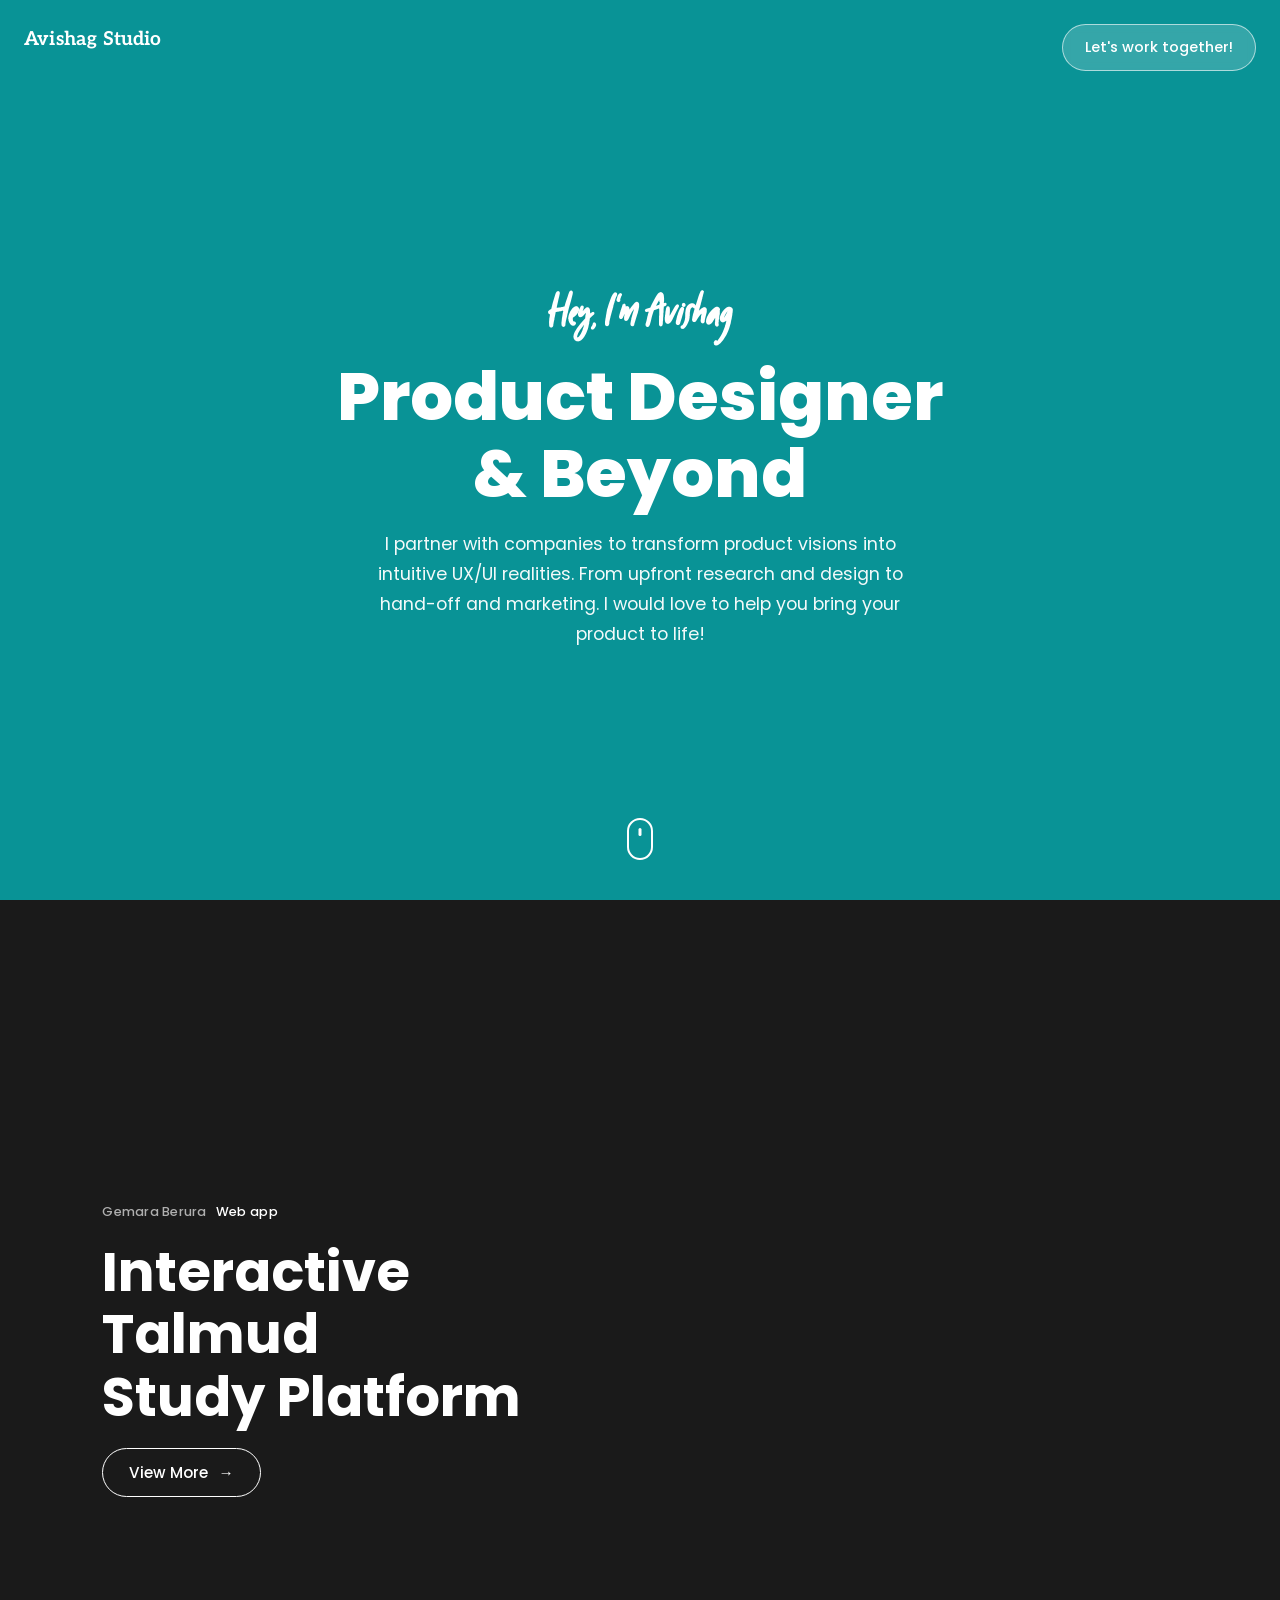
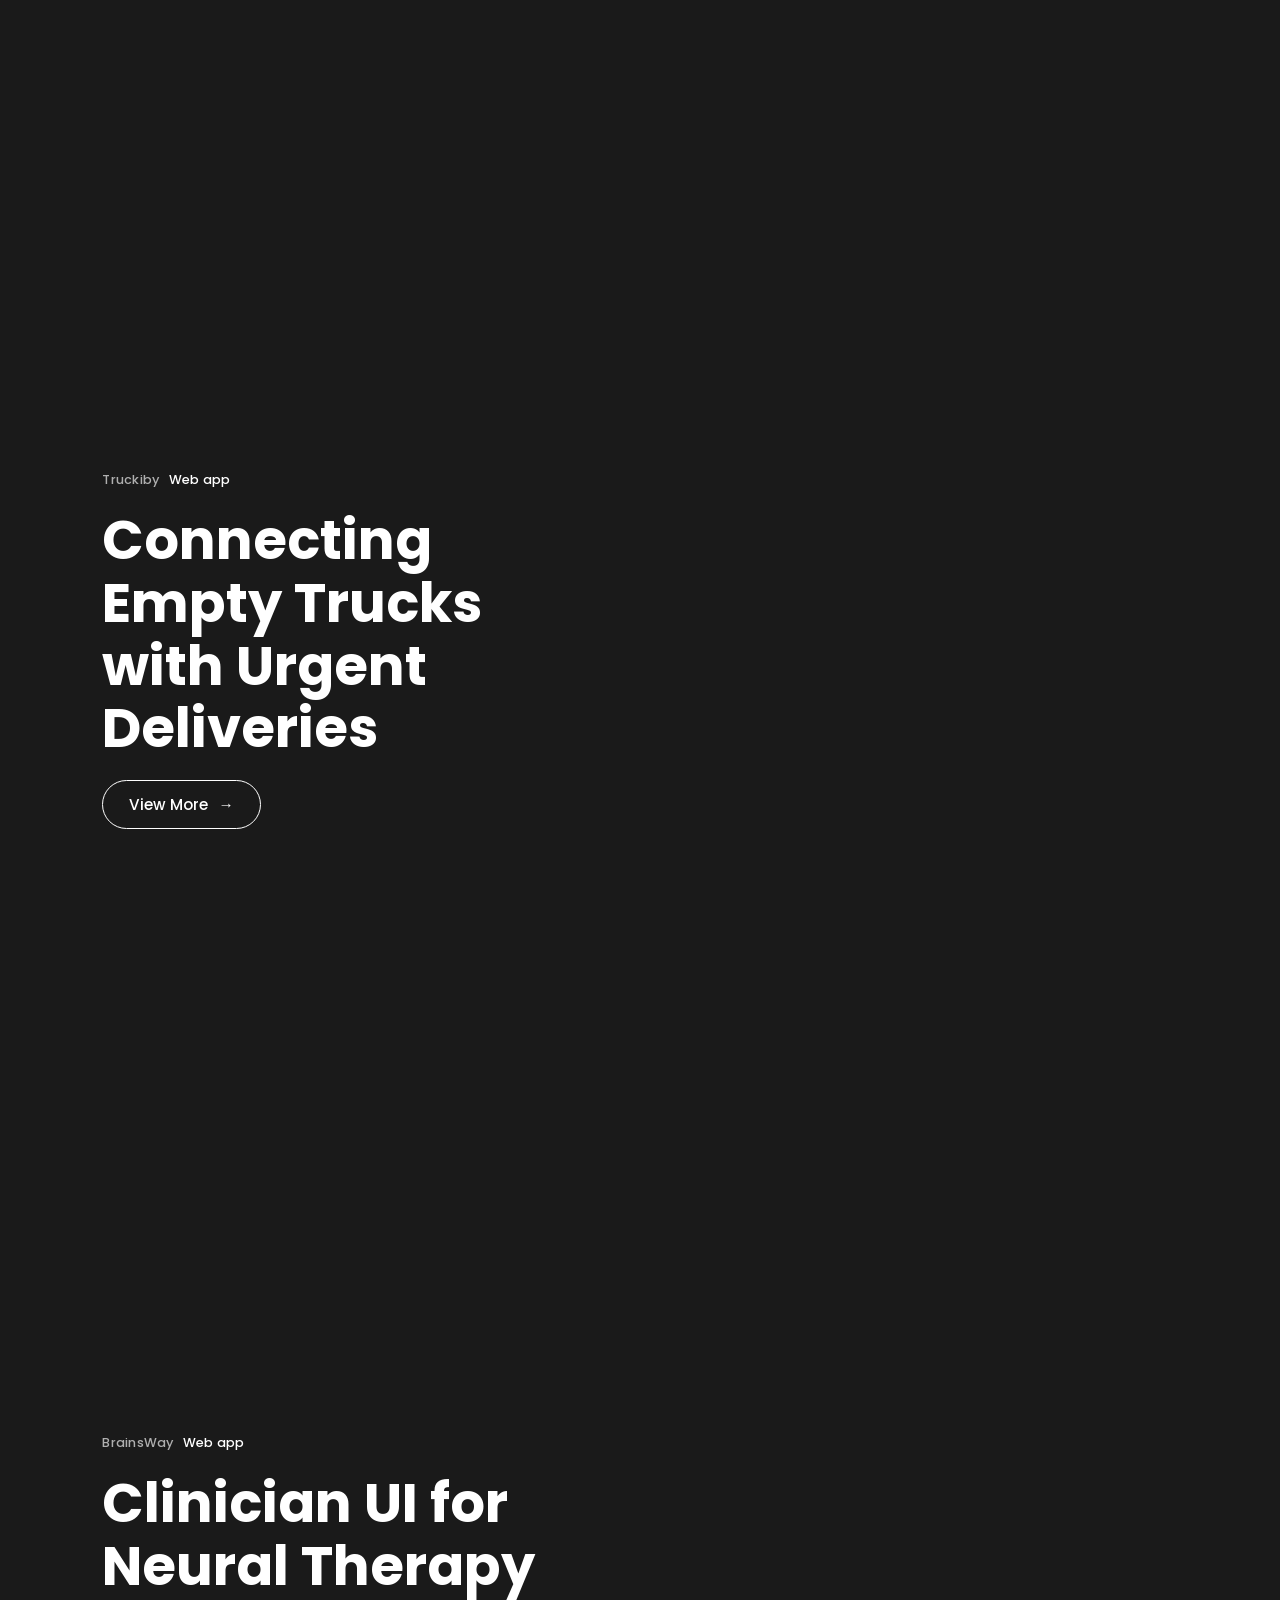
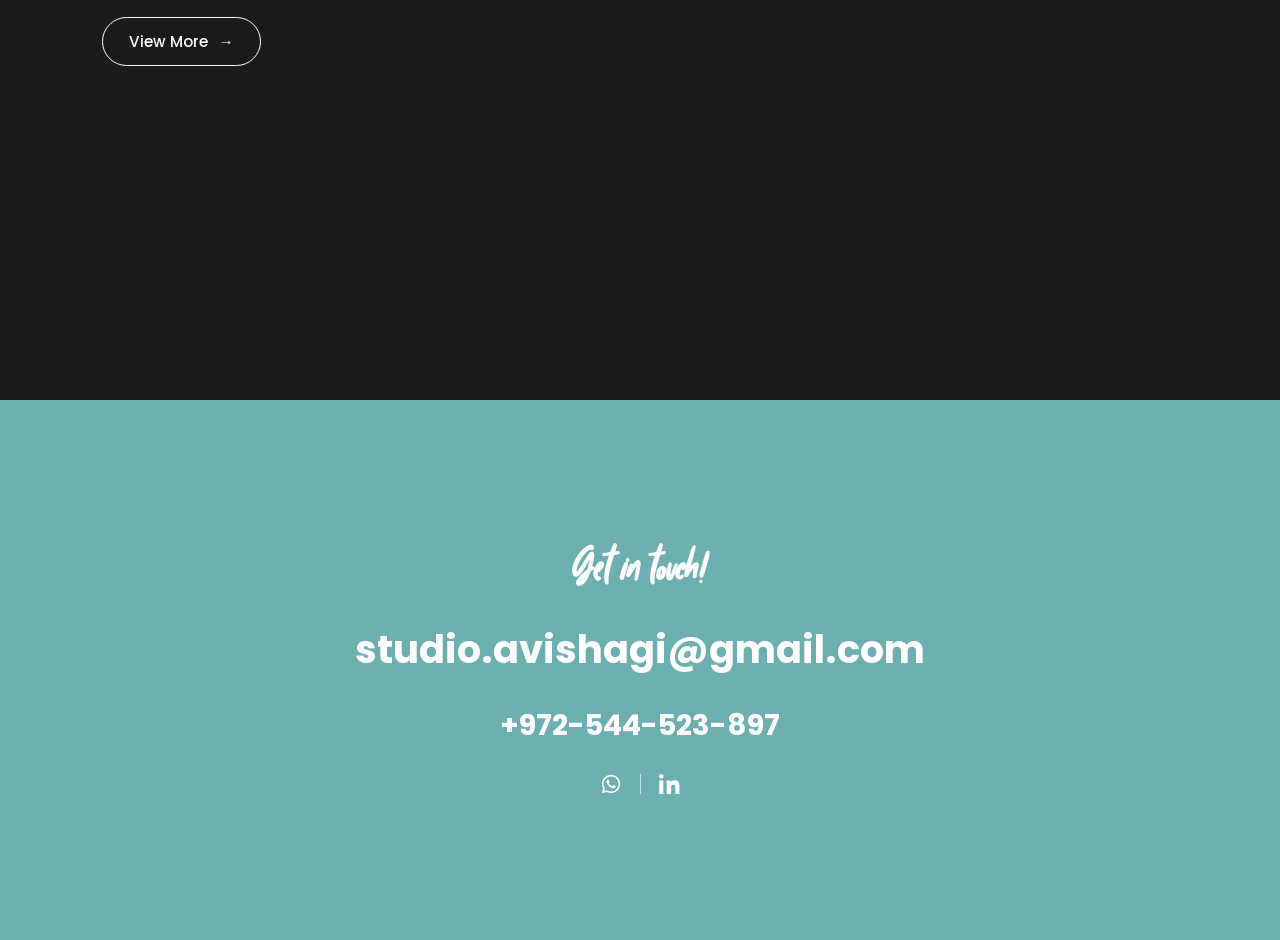
<file: index.html>
<!DOCTYPE html>
<html lang="en">
<head>
<meta charset="UTF-8">
<meta name="viewport" content="width=device-width, initial-scale=1.0">
<title>Avishag — Product Designer & Beyond</title>
<meta name="description" content="Avishag Studio — Product Designer & Beyond. UX/UI design, research, and hand-off for product teams.">
<link rel="preconnect" href="https://fonts.googleapis.com">
<link rel="preconnect" href="https://fonts.gstatic.com" crossorigin>
<link href="https://fonts.googleapis.com/css2?family=Aleo:wght@700&family=Caveat:wght@600;700&family=Poppins:wght@400;500;600;700;800&display=swap" rel="stylesheet">
<link rel="stylesheet" href="css/style.css">
</head>
<body>

<a href="#top" class="logo">Avishag Studio</a>
<a href="mailto:studio.avishagi@gmail.com" class="nav-cta">Let's work together!</a>

<main>

  <section class="hero" id="top">
    <div class="hero-inner">
      <p class="script">Hey, I'm Avishag</p>
      <h1>Product Designer<br>&amp; Beyond</h1>
      <p class="hero-copy">I partner with companies to transform product visions into intuitive UX/UI realities. From upfront research and design to hand-off and marketing. I would love to help you bring your product to life!</p>
    </div>
    <div class="scroll-indicator" aria-hidden="true">
      <span class="mouse"><span class="wheel"></span></span>
    </div>
  </section>

  <section class="project" style="background-image: url('images/gemara-berura-bg.jpg');">
    <div class="project-overlay" aria-hidden="true"></div>
    <div class="project-inner">
      <p class="project-tag">Gemara Berura <span>Web app</span></p>
      <h2>Interactive Talmud<br>Study Platform</h2>
      <a class="btn-outline" href="projects/gemara-berura.html">View More <span aria-hidden="true">&rarr;</span></a>
    </div>
  </section>

  <section class="project" style="background-image: url('images/truckiby-bg.jpg');">
    <div class="project-overlay" aria-hidden="true"></div>
    <div class="project-inner">
      <p class="project-tag">Truckiby <span>Web app</span></p>
      <h2>Connecting Empty Trucks<br>with Urgent Deliveries</h2>
      <a class="btn-outline" href="projects/truckiby.html">View More <span aria-hidden="true">&rarr;</span></a>
    </div>
  </section>

  <section class="project" style="background-image: url('images/brainsway-bg.jpg');">
    <div class="project-overlay" aria-hidden="true"></div>
    <div class="project-inner">
      <p class="project-tag">BrainsWay <span>Web app</span></p>
      <h2>Clinician UI for<br>Neural Therapy</h2>
      <a class="btn-outline" href="projects/brainsway.html">View More <span aria-hidden="true">&rarr;</span></a>
    </div>
  </section>

  <footer class="contact" id="contact">
    <p class="script">Get in touch!</p>
    <a class="contact-email" href="mailto:studio.avishagi@gmail.com">studio.avishagi@gmail.com</a>
    <a class="contact-phone" href="tel:+972544523897">+972-544-523-897</a>
    <div class="social">
      <a href="https://wa.me/972544523897" aria-label="WhatsApp" target="_blank" rel="noopener">
        <svg viewBox="0 0 24 24" width="22" height="22" fill="currentColor"><path d="M12.04 2C6.58 2 2.13 6.45 2.13 11.91c0 1.75.46 3.45 1.32 4.95L2.05 22l5.25-1.38a9.9 9.9 0 0 0 4.74 1.2h.01c5.46 0 9.91-4.45 9.91-9.91C21.96 6.45 17.5 2 12.04 2Zm0 18.13h-.01a8.2 8.2 0 0 1-4.19-1.15l-.3-.18-3.12.82.83-3.04-.2-.31a8.2 8.2 0 0 1-1.26-4.36c0-4.53 3.69-8.22 8.25-8.22 2.2 0 4.27.86 5.83 2.42a8.18 8.18 0 0 1 2.41 5.82c0 4.53-3.69 8.2-8.24 8.2Zm4.52-6.16c-.25-.12-1.47-.72-1.7-.81-.23-.08-.39-.12-.56.13-.17.25-.64.81-.78.97-.14.17-.29.19-.53.06-.25-.12-1.05-.39-1.99-1.23-.74-.66-1.23-1.47-1.38-1.72-.14-.25-.02-.38.11-.51.11-.11.25-.29.37-.43.12-.14.16-.25.25-.41.08-.17.04-.31-.02-.43-.06-.12-.56-1.36-.77-1.86-.2-.48-.41-.42-.56-.43h-.48c-.17 0-.43.06-.66.31-.23.25-.86.85-.86 2.06 0 1.22.89 2.4 1.01 2.56.12.17 1.75 2.68 4.25 3.75.59.26 1.05.41 1.41.52.59.19 1.13.16 1.55.1.47-.07 1.47-.6 1.68-1.19.21-.58.21-1.08.14-1.19-.06-.11-.23-.17-.48-.29Z"/></svg>
      </a>
      <span class="divider" aria-hidden="true"></span>
      <a href="https://www.linkedin.com/" aria-label="LinkedIn" target="_blank" rel="noopener">
        <svg viewBox="0 0 24 24" width="22" height="22" fill="currentColor"><path d="M4.98 3.5C4.98 4.88 3.86 6 2.48 6S0 4.88 0 3.5 1.12 1 2.5 1s2.48 1.12 2.48 2.5ZM.24 8.25h4.48V23H.24V8.25ZM8.32 8.25h4.3v2.02h.06c.6-1.13 2.06-2.32 4.24-2.32 4.54 0 5.38 2.99 5.38 6.88V23h-4.48v-6.53c0-1.56-.03-3.56-2.17-3.56-2.17 0-2.5 1.7-2.5 3.45V23H8.32V8.25Z"/></svg>
      </a>
    </div>
  </footer>

</main>

<script src="js/main.js"></script>
</body>
</html>
</file>
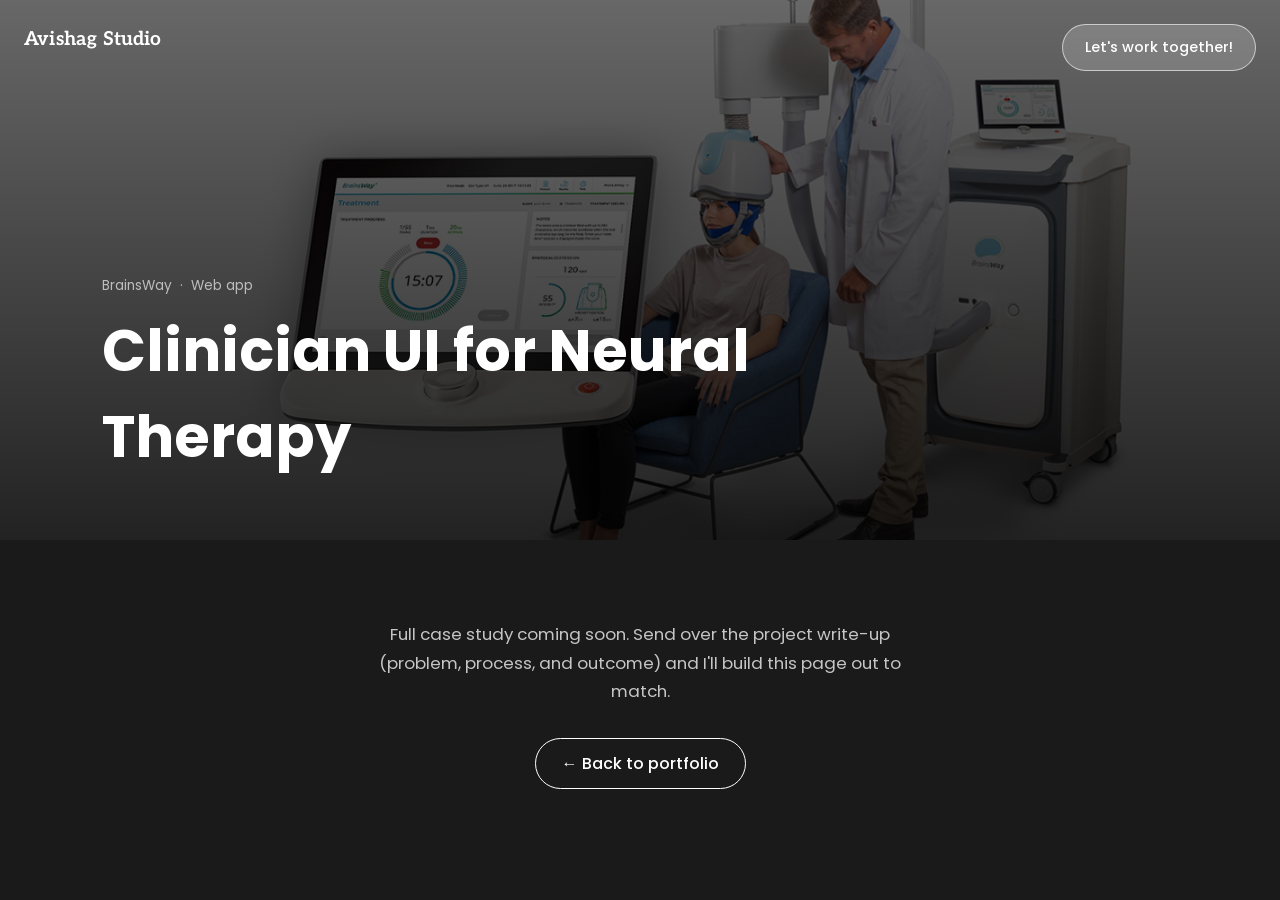
<file: projects/brainsway.html>
<!DOCTYPE html>
<html lang="en">
<head>
<meta charset="UTF-8">
<meta name="viewport" content="width=device-width, initial-scale=1.0">
<title>BrainsWay — Avishag</title>
<link rel="preconnect" href="https://fonts.googleapis.com">
<link rel="preconnect" href="https://fonts.gstatic.com" crossorigin>
<link href="https://fonts.googleapis.com/css2?family=Aleo:wght@700&family=Caveat:wght@600;700&family=Poppins:wght@400;500;600;700;800&display=swap" rel="stylesheet">
<link rel="stylesheet" href="../css/style.css">
</head>
<body>

<a href="../index.html" class="logo">Avishag Studio</a>
<a href="mailto:studio.avishagi@gmail.com" class="nav-cta">Let's work together!</a>

<main>
  <section class="detail-hero" style="background-image: linear-gradient(to bottom, rgba(0,0,0,0.55) 0%, rgba(0,0,0,0.85) 100%), url('../images/brainsway-bg.jpg');">
    <div>
      <p>BrainsWay &nbsp;·&nbsp; Web app</p>
      <h1>Clinician UI for Neural Therapy</h1>
    </div>
  </section>

  <section class="detail-content">
    <p>Full case study coming soon. Send over the project write-up (problem, process, and outcome) and I'll build this page out to match.</p>
    <a class="back-link" href="../index.html">&larr; Back to portfolio</a>
  </section>
</main>

</body>
</html>
</file>
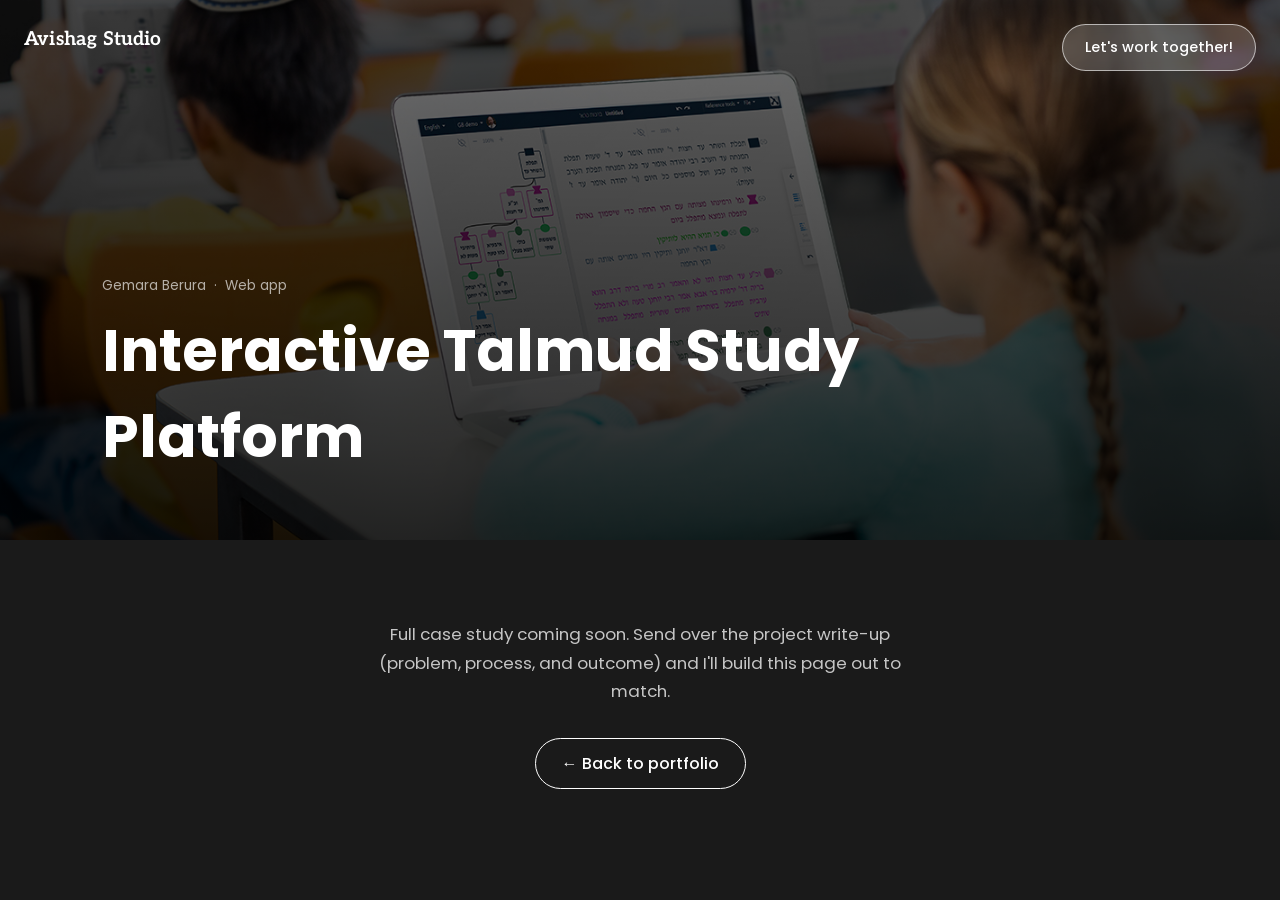
<file: projects/gemara-berura.html>
<!DOCTYPE html>
<html lang="en">
<head>
<meta charset="UTF-8">
<meta name="viewport" content="width=device-width, initial-scale=1.0">
<title>Gemara Berura — Avishag</title>
<link rel="preconnect" href="https://fonts.googleapis.com">
<link rel="preconnect" href="https://fonts.gstatic.com" crossorigin>
<link href="https://fonts.googleapis.com/css2?family=Aleo:wght@700&family=Caveat:wght@600;700&family=Poppins:wght@400;500;600;700;800&display=swap" rel="stylesheet">
<link rel="stylesheet" href="../css/style.css">
</head>
<body>

<a href="../index.html" class="logo">Avishag Studio</a>
<a href="mailto:studio.avishagi@gmail.com" class="nav-cta">Let's work together!</a>

<main>
  <section class="detail-hero" style="background-image: linear-gradient(to bottom, rgba(0,0,0,0.55) 0%, rgba(0,0,0,0.85) 100%), url('../images/gemara-berura-bg.jpg');">
    <div>
      <p>Gemara Berura &nbsp;·&nbsp; Web app</p>
      <h1>Interactive Talmud Study Platform</h1>
    </div>
  </section>

  <section class="detail-content">
    <p>Full case study coming soon. Send over the project write-up (problem, process, and outcome) and I'll build this page out to match.</p>
    <a class="back-link" href="../index.html">&larr; Back to portfolio</a>
  </section>
</main>

</body>
</html>
</file>
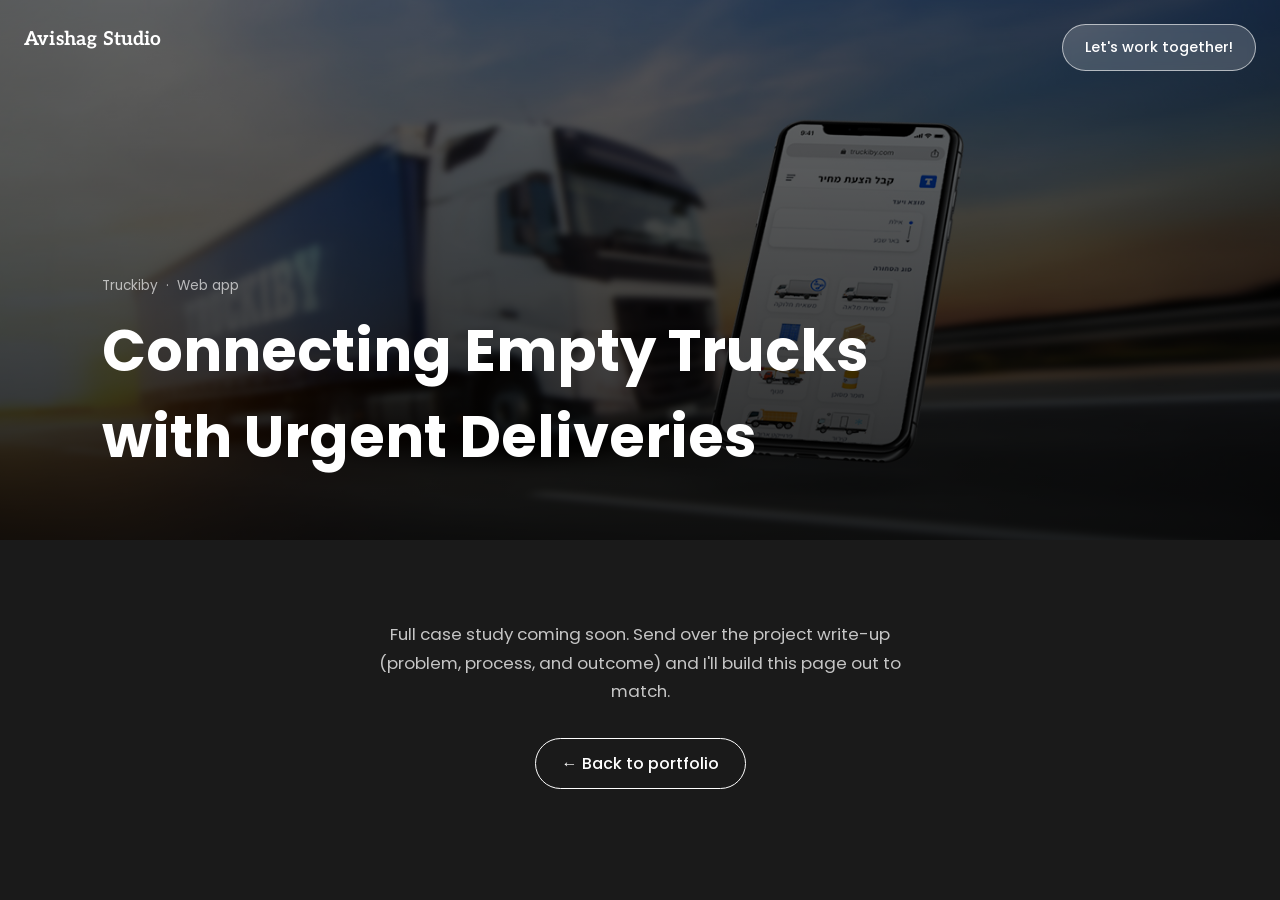
<file: projects/truckiby.html>
<!DOCTYPE html>
<html lang="en">
<head>
<meta charset="UTF-8">
<meta name="viewport" content="width=device-width, initial-scale=1.0">
<title>Truckiby — Avishag</title>
<link rel="preconnect" href="https://fonts.googleapis.com">
<link rel="preconnect" href="https://fonts.gstatic.com" crossorigin>
<link href="https://fonts.googleapis.com/css2?family=Aleo:wght@700&family=Caveat:wght@600;700&family=Poppins:wght@400;500;600;700;800&display=swap" rel="stylesheet">
<link rel="stylesheet" href="../css/style.css">
</head>
<body>

<a href="../index.html" class="logo">Avishag Studio</a>
<a href="mailto:studio.avishagi@gmail.com" class="nav-cta">Let's work together!</a>

<main>
  <section class="detail-hero" style="background-image: linear-gradient(to bottom, rgba(0,0,0,0.55) 0%, rgba(0,0,0,0.85) 100%), url('../images/truckiby-bg.jpg');">
    <div>
      <p>Truckiby &nbsp;·&nbsp; Web app</p>
      <h1>Connecting Empty Trucks with Urgent Deliveries</h1>
    </div>
  </section>

  <section class="detail-content">
    <p>Full case study coming soon. Send over the project write-up (problem, process, and outcome) and I'll build this page out to match.</p>
    <a class="back-link" href="../index.html">&larr; Back to portfolio</a>
  </section>
</main>

</body>
</html>
</file>
<file: css/style.css>
@font-face {
  font-family: 'Wonderfall Script';
  src: url('../fonts/WonderfallScript.otf') format('opentype');
  font-weight: normal;
  font-style: normal;
  font-display: swap;
}

:root {
  --teal-dark: #099396;
  --teal-light: #6daeb1;
  --ink: #1a1a1a;
  --white: #ffffff;
  --font-body: 'Poppins', sans-serif;
  --font-script: 'Wonderfall Script', 'Caveat', cursive;
  --font-logo: 'Aleo', serif;
}

* { box-sizing: border-box; }

html { scroll-behavior: smooth; }

body {
  margin: 0;
  font-family: var(--font-body);
  color: var(--white);
  background: var(--ink);
}

h1, h2, p { margin: 0; }

/* Nav */
.logo {
  position: fixed;
  top: 28px;
  left: 24px;
  z-index: 100;
  font-family: var(--font-logo);
  font-size: 1.2rem;
  font-weight: 700;
  color: var(--white);
  text-decoration: none;
  letter-spacing: 0.01em;
}

.nav-cta {
  position: fixed;
  top: 24px;
  right: 24px;
  z-index: 100;
  padding: 12px 22px;
  border-radius: 999px;
  background: rgba(255, 255, 255, 0.18);
  border: 1px solid rgba(255, 255, 255, 0.6);
  color: var(--white);
  text-decoration: none;
  font-size: 0.9rem;
  font-weight: 500;
  backdrop-filter: blur(4px);
  transition: background 0.25s ease;
}

.nav-cta:hover {
  background: rgba(255, 255, 255, 0.32);
}

/* Hero */
.hero {
  min-height: 100vh;
  background: var(--teal-dark);
  display: flex;
  flex-direction: column;
  align-items: center;
  justify-content: center;
  text-align: center;
  padding: 100px 24px 60px;
  position: relative;
}

.hero-inner {
  max-width: 720px;
  display: flex;
  flex-direction: column;
  gap: 18px;
  align-items: center;
}

.script {
  font-family: var(--font-script);
  font-size: clamp(1.8rem, 3vw, 2.4rem);
  font-weight: 600;
}

.hero h1 {
  font-size: clamp(2.4rem, 6vw, 4.2rem);
  font-weight: 800;
  line-height: 1.15;
}

.hero-copy {
  font-size: clamp(0.95rem, 1.4vw, 1.1rem);
  line-height: 1.7;
  max-width: 560px;
  opacity: 0.95;
}

.scroll-indicator {
  position: absolute;
  bottom: 40px;
  left: 50%;
  transform: translateX(-50%);
}

.mouse {
  display: block;
  width: 26px;
  height: 42px;
  border: 2px solid var(--white);
  border-radius: 14px;
  position: relative;
}

.wheel {
  position: absolute;
  top: 8px;
  left: 50%;
  transform: translateX(-50%);
  width: 3px;
  height: 8px;
  background: var(--white);
  border-radius: 2px;
  animation: scroll-wheel 1.6s ease-in-out infinite;
}

@keyframes scroll-wheel {
  0% { opacity: 1; top: 8px; }
  70% { opacity: 0; top: 20px; }
  100% { opacity: 0; top: 8px; }
}

/* Project sections */
.project {
  position: relative;
  min-height: 100vh;
  display: flex;
  align-items: center;
  background-color: #000;
  background-size: cover;
  background-position: center;
  background-attachment: fixed;
}

.project-inner {
  max-width: 640px;
  padding: 0 8vw;
  display: flex;
  flex-direction: column;
  align-items: flex-start;
  gap: 20px;
}

.project-tag {
  font-size: 0.8rem;
  letter-spacing: 0.02em;
  color: rgba(255, 255, 255, 0.65);
  font-weight: 500;
}

.project-tag span {
  color: var(--white);
  margin-left: 6px;
}

.project h2 {
  font-size: clamp(2rem, 4.5vw, 3.4rem);
  font-weight: 700;
  line-height: 1.15;
}

.btn-outline {
  display: inline-flex;
  align-items: center;
  gap: 10px;
  padding: 12px 26px;
  border: 1.5px solid var(--white);
  border-radius: 999px;
  color: var(--white);
  text-decoration: none;
  font-size: 0.95rem;
  font-weight: 500;
  transition: background 0.25s ease, color 0.25s ease;
}

.btn-outline:hover {
  background: var(--white);
  color: var(--ink);
}

/* Contact / footer */
.contact {
  min-height: 60vh;
  background: var(--teal-light);
  display: flex;
  flex-direction: column;
  align-items: center;
  justify-content: center;
  text-align: center;
  gap: 26px;
  padding: 80px 24px;
}

.contact-email {
  color: var(--white);
  text-decoration: none;
  font-size: clamp(1.4rem, 4vw, 2.4rem);
  font-weight: 700;
  word-break: break-word;
}

.contact-phone {
  color: var(--white);
  text-decoration: none;
  font-size: clamp(1.2rem, 3vw, 1.8rem);
  font-weight: 700;
}

.social {
  display: flex;
  align-items: center;
  gap: 18px;
}

.social a {
  color: var(--white);
  display: flex;
}

.divider {
  width: 1px;
  height: 20px;
  background: rgba(255, 255, 255, 0.6);
}

/* Case study detail pages */
.detail-hero {
  min-height: 60vh;
  display: flex;
  align-items: flex-end;
  background-color: #000;
  background-size: cover;
  background-position: center;
  padding: 100px 8vw 60px;
}

.detail-hero p {
  color: rgba(255, 255, 255, 0.65);
  font-size: 0.85rem;
  margin-bottom: 12px;
}

.detail-hero h1 {
  font-size: clamp(2rem, 5vw, 3.6rem);
  font-weight: 700;
  max-width: 780px;
}

.detail-content {
  background: var(--ink);
  padding: 80px 8vw;
  text-align: center;
}

.detail-content p {
  max-width: 560px;
  margin: 0 auto 32px;
  color: rgba(255, 255, 255, 0.75);
  line-height: 1.7;
  font-size: 1.05rem;
}

.back-link {
  display: inline-flex;
  align-items: center;
  gap: 10px;
  color: var(--white);
  text-decoration: none;
  font-weight: 500;
  border: 1.5px solid var(--white);
  border-radius: 999px;
  padding: 12px 26px;
  transition: background 0.25s ease, color 0.25s ease;
}

.back-link:hover {
  background: var(--white);
  color: var(--ink);
}

@media (max-width: 640px) {
  .project { background-attachment: scroll; }
  .project-inner { padding: 0 7vw; align-items: center; text-align: center; }
  .nav-cta { top: 14px; right: 14px; padding: 10px 16px; font-size: 0.8rem; }
  .logo { top: 18px; left: 16px; font-size: 1rem; }
}
</file>
